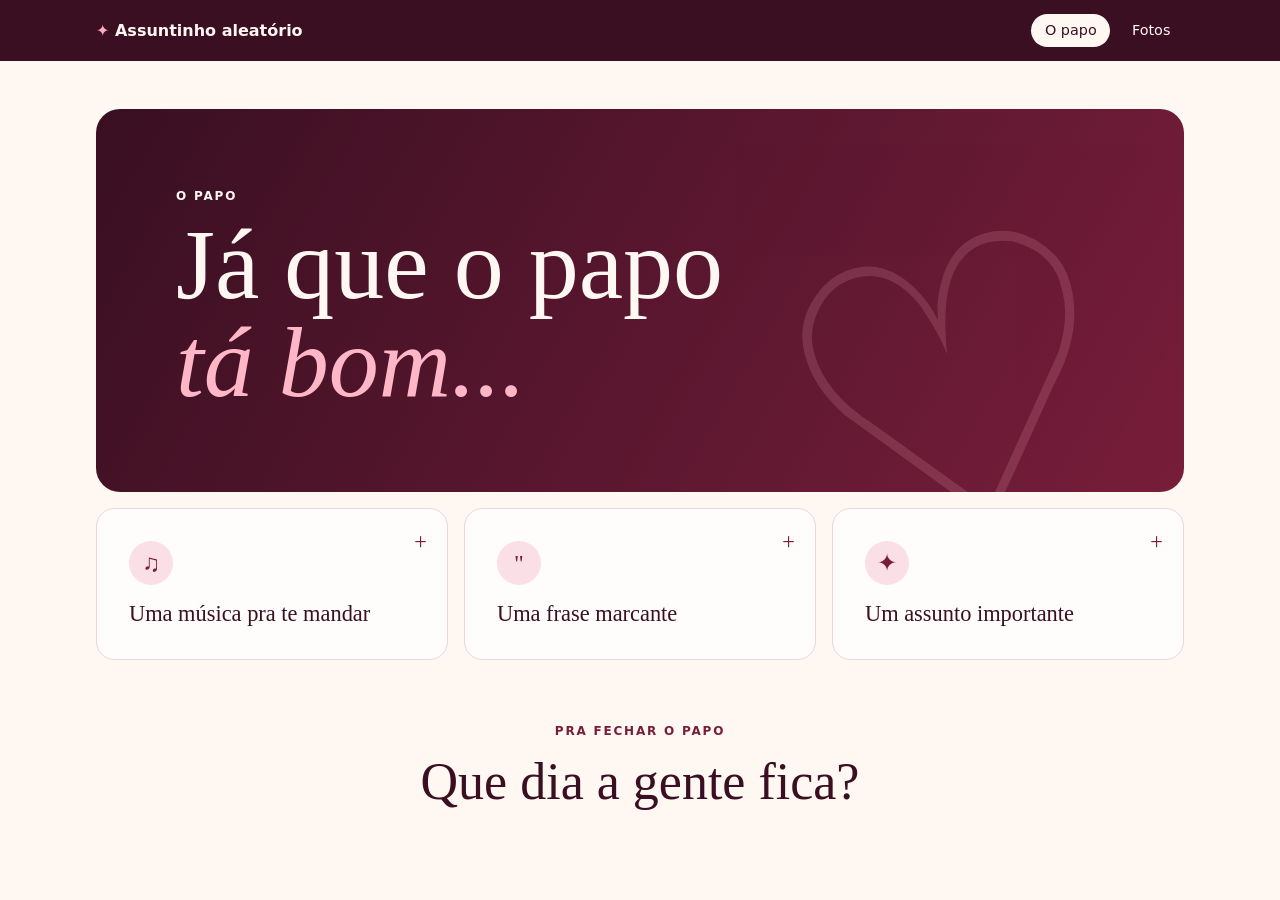
<file: index.html>
<!DOCTYPE html>
<html lang="pt-BR">
<head>
    <meta charset="UTF-8">
    <meta name="viewport" content="width=device-width, initial-scale=1">
    <meta name="theme-color" content="#390f21">
    <link rel="stylesheet" href="style.css">
    <title>O papo | Assuntinho aleatório</title>
</head>
<body>
    <header class="site-header">
        <div class="shell header-inner">
            <a class="brand" href="index.html"><span aria-hidden="true">✦</span> Assuntinho aleatório</a>
            <nav aria-label="Navegação principal">
                <a href="index.html" aria-current="page">O papo</a>
                <a href="fotos.html">Fotos</a>
            </nav>
        </div>
    </header>
    <main class="shell">
        <section class="hero" aria-labelledby="titulo">
            <div>
                <p class="eyebrow">O papo</p>
                <h1 id="titulo">Já que o papo <em>tá bom...</em></h1>
            </div>
            <div class="hero-art" aria-hidden="true">♡</div>
        </section>
        <ul class="cards" aria-label="Assuntos">
            <li>
                <details>
                    <summary><span aria-hidden="true">♫</span>Uma música pra te mandar</summary>
                    <p>Me Beija com Raiva</p>
                </details>
            </li>
            <li>
                <details>
                    <summary><span aria-hidden="true">"</span>Uma frase marcante</summary>
                    <p></p>Me ensina enquanto me fode então</p>
                </details>
            </li>
            <li>
                <details>
                    <summary><span aria-hidden="true">✦</span>Um assunto importante</summary>
                    <p>Você ser a pessoa com quem quero perder a virgindade</p>
                </details>
            </li>
        </ul>
        <section class="closing">
            <p class="eyebrow">Pra fechar o papo</p>
            <h2>Que dia a gente fica?</h2>
        </section>
    </main>
</body>
</html>
</file>
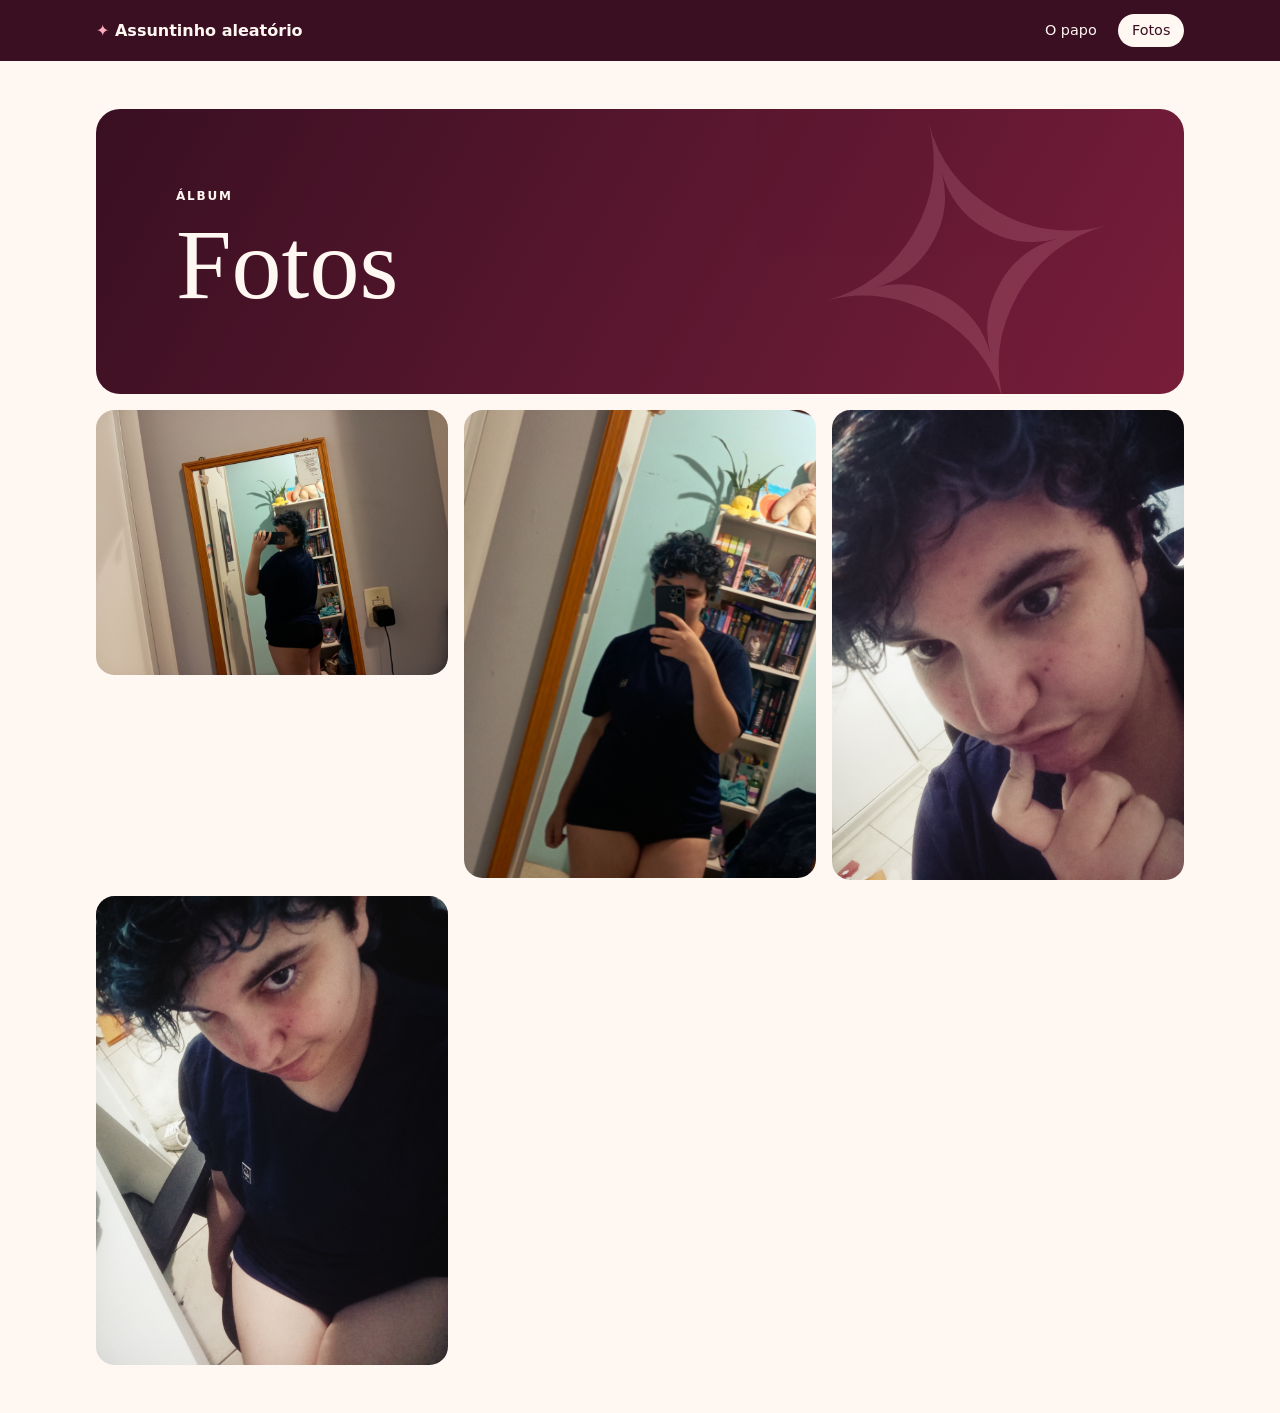
<file: fotos.html>
<!DOCTYPE html>
<html lang="pt-BR">
<head>
    <meta charset="UTF-8">
    <meta name="viewport" content="width=device-width, initial-scale=1">
    <meta name="theme-color" content="#390f21">
    <link rel="stylesheet" href="style.css">
    <title>Fotos | Assuntinho aleatório</title>
</head>
<body>
    <header class="site-header">
        <div class="shell header-inner">
            <a class="brand" href="index.html"><span aria-hidden="true">✦</span> Assuntinho aleatório</a>
            <nav aria-label="Navegação principal">
                <a href="index.html">O papo</a>
                <a href="fotos.html" aria-current="page">Fotos</a>
            </nav>
        </div>
    </header>
    <main class="shell">
        <section class="hero" aria-labelledby="titulo">
            <div>
                <p class="eyebrow">Álbum</p>
                <h1 id="titulo">Fotos</h1>
            </div>
            <div class="hero-art" aria-hidden="true">✧</div>
        </section>
        <ul class="photo-grid" aria-label="Galeria de fotos">
            <li><img src="./fotos/IMG_20261109_195605.jpg" alt="Duas xícaras de café junto a uma janela iluminada pelo sol" width="1536" height="1024"></li>
            <li><img src="./fotos/IMG_20261109_195618.jpg" alt="Duas xícaras de café junto a uma janela iluminada pelo sol" width="1536" height="1024"></li>
            <li><img src="./fotos/IMG_20261109_202050.jpg" alt="Duas xícaras de café junto a uma janela iluminada pelo sol" width="1536" height="1024"></li>
            <li><img src="./fotos/IMG_20261109_202103.jpg" alt="Duas xícaras de café junto a uma janela iluminada pelo sol" width="1536" height="1024"></li>
           
    </main>
</body>
</html>
</file>
<file: style.css>
:root {
    color-scheme: light;
    font-family: system-ui, sans-serif;
    color: #390f21;
    background: #fff7f2;
}

* { box-sizing: border-box; }

body { margin: 0; }

.shell {
    width: min(68rem, calc(100% - 2rem));
    margin-inline: auto;
}

.site-header {
    background: #390f21;
    color: #fff7f2;
}

.header-inner, nav {
    display: flex;
    align-items: center;
    gap: .5rem;
    flex-wrap: wrap;
}

.header-inner {
    justify-content: space-between;
    padding-block: .85rem;
}

.site-header a {
    color: inherit;
    text-decoration: none;
}

.brand { font-weight: 700; }
.brand span { color: #ffadbe; }

nav a {
    padding: .55rem .85rem;
    border-radius: 999px;
    font-size: .9rem;
}

nav a:hover, nav a[aria-current="page"] {
    background: #fff7f2;
    color: #390f21;
}

a:focus-visible {
    outline: 2px solid #ffadbe;
    outline-offset: 4px;
}

.hero {
    position: relative;
    isolation: isolate;
    overflow: hidden;
    margin-top: clamp(1.25rem, 4vw, 3rem);
    padding: clamp(1.5rem, 7vw, 5rem);
    border-radius: 1.5rem;
    color: #fff7f2;
    background: linear-gradient(120deg, #390f21, #781e3b);
}

.eyebrow {
    margin: 0 0 .85rem;
    font-size: .75rem;
    font-weight: 750;
    letter-spacing: .15em;
    text-transform: uppercase;
}

h1, h2 {
    margin: 0;
    font-family: Georgia, serif;
    font-weight: 500;
}

h1 {
    max-width: 12ch;
    font-size: clamp(2.65rem, 8vw, 6.25rem);
    line-height: .98;
}

h1 em { color: #ffb6c6; }

.hero-art {
    position: absolute;
    z-index: -1;
    right: 5%;
    bottom: -25%;
    color: #ffb6c6;
    opacity: .16;
    font: clamp(10rem, 30vw, 24rem)/1 Georgia, serif;
    transform: rotate(-15deg);
}

.cards {
    display: grid;
    grid-template-columns: repeat(auto-fit, minmax(min(100%, 15rem), 1fr));
    gap: 1rem;
    margin: 1rem 0 0;
    padding: 0;
    list-style: none;
}

.cards li {
    padding: clamp(1.25rem, 3vw, 2rem);
    border: 1px solid #eed5d9;
    border-radius: 1.15rem;
    background: #fffdfb;
}

.cards span {
    display: grid;
    place-items: center;
    width: 2.75rem;
    height: 2.75rem;
    margin-bottom: 1rem;
    border-radius: 50%;
    color: #781e3b;
    background: #fae0e6;
    font: 1.5rem Georgia, serif;
}

.cards h2 { font-size: 1.4rem; }

.closing {
    padding: clamp(2rem, 6vw, 4rem) 1rem;
    text-align: center;
}

.closing .eyebrow { color: #781e3b; }
.closing h2 { font-size: clamp(1.8rem, 5vw, 3.25rem); }

.cards { align-items: start; }

.cards li { padding: 0; }

.cards summary {
    position: relative;
    padding: clamp(1.25rem, 3vw, 2rem);
    border-radius: 1.15rem;
    cursor: pointer;
    list-style: none;
    font: 1.4rem Georgia, serif;
}

.cards summary::-webkit-details-marker { display: none; }

.cards summary::after {
    position: absolute;
    top: 1.25rem;
    right: 1.25rem;
    color: #781e3b;
    content: "+" / "";
}

.cards details[open] summary::after { content: "−" / ""; }

.cards summary:focus-visible {
    outline: 2px solid #781e3b;
    outline-offset: 3px;
}

.cards details p {
    margin: 0;
    padding: 0 clamp(1.25rem, 3vw, 2rem) clamp(1.25rem, 3vw, 2rem);
    line-height: 1.55;
}

.photo-grid {
    display: grid;
    grid-template-columns: repeat(auto-fit, minmax(min(100%, 17rem), 1fr));
    gap: 1rem;
    margin: 1rem 0 3rem;
    padding: 0;
    list-style: none;
}

.photo-grid img {
    display: block;
    width: 100%;
    height: auto;
    border-radius: 1.15rem;
}
</file>
